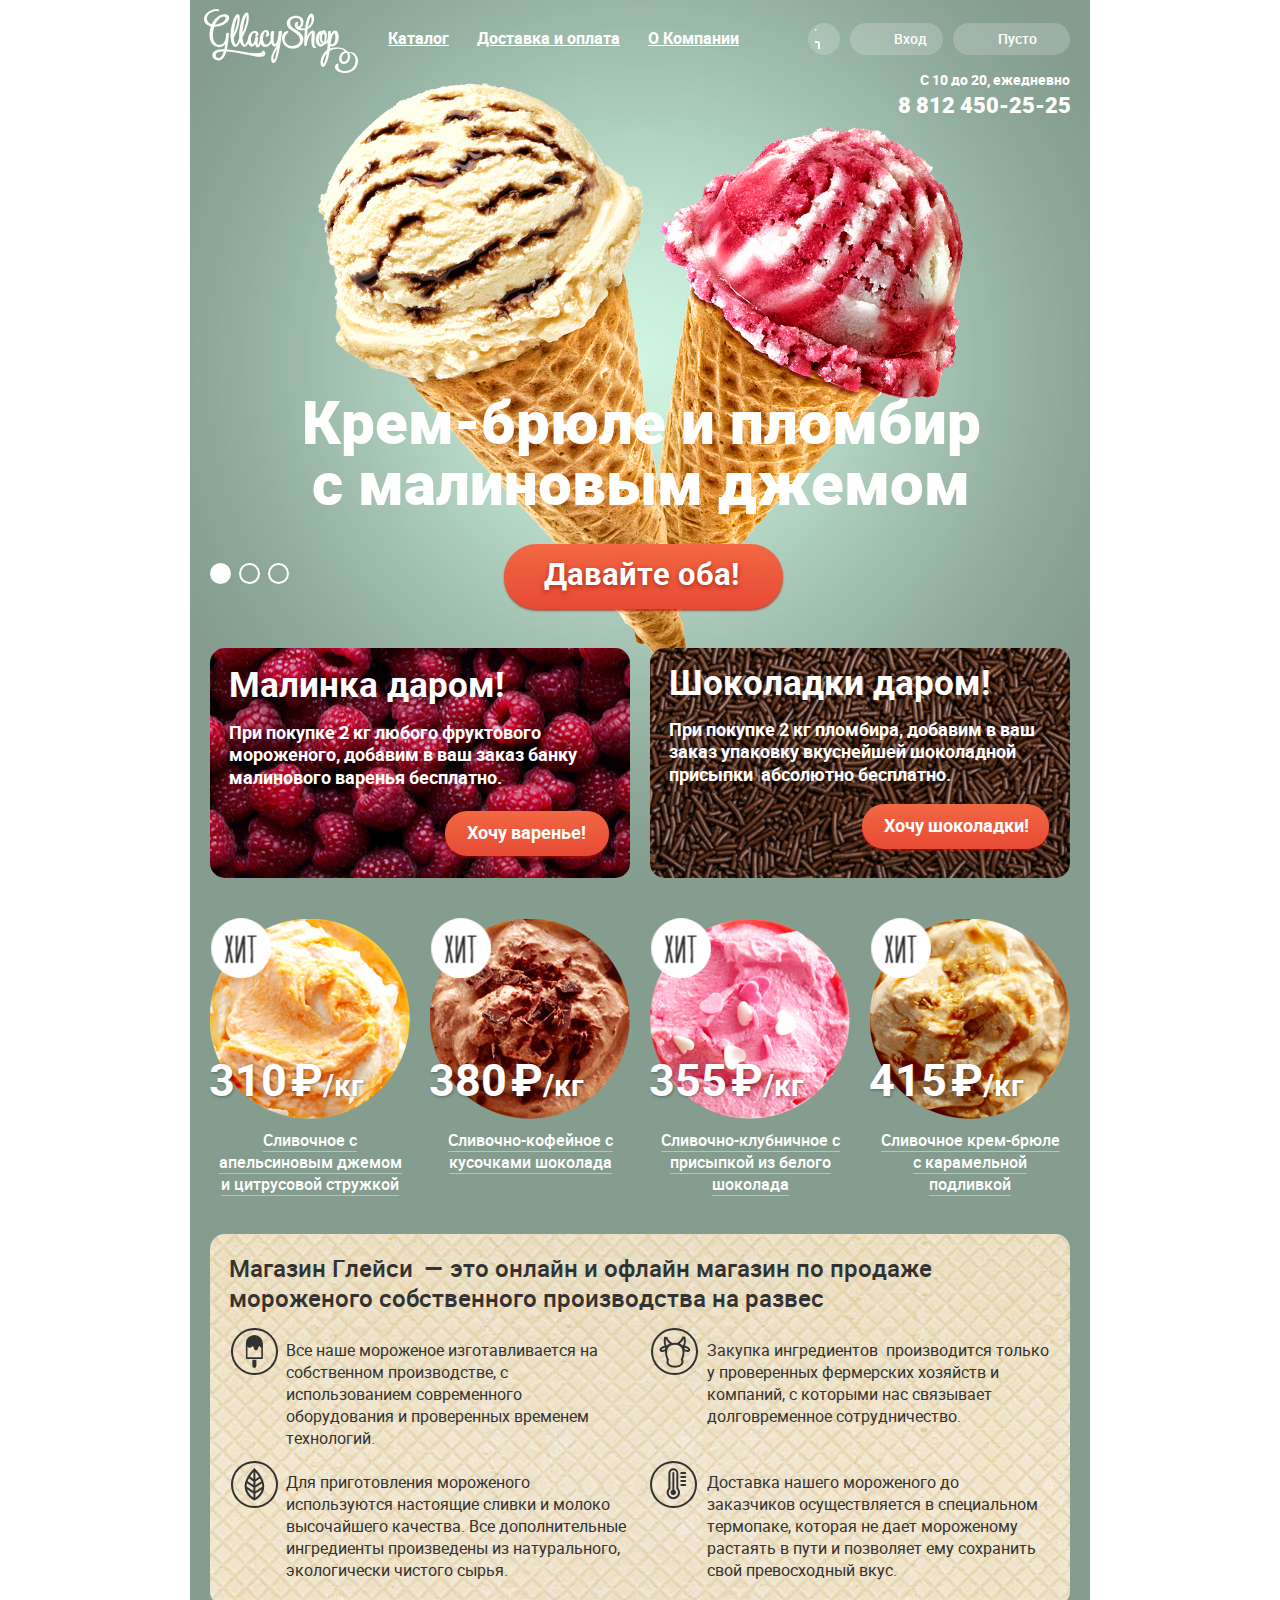
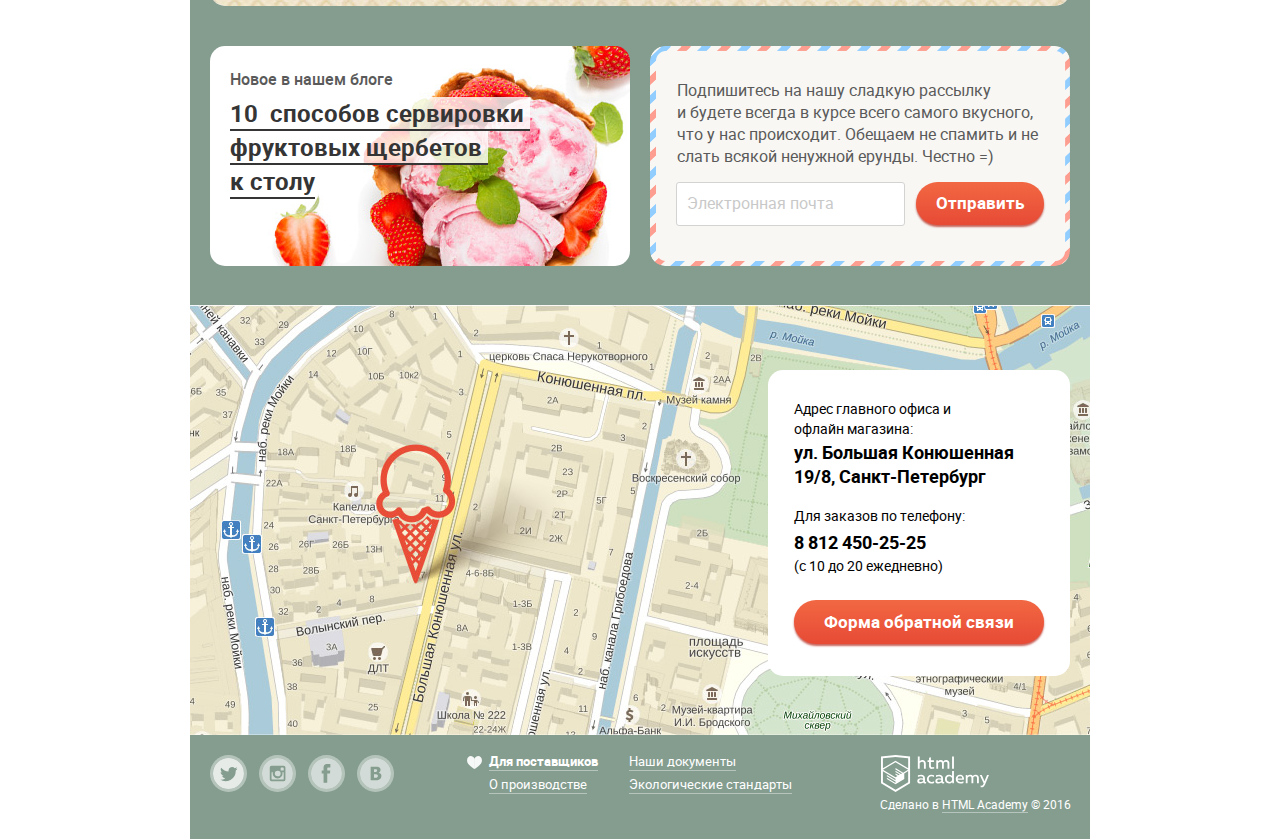
<file: index.html>
<!DOCTYPE html>
<html lang="ru">
  <head>
    <meta charset="utf-8">
    <title>HTML Academy: Глейси</title>
    <link rel="shortcut icon" href="img/favicon.ico">
    <link rel="stylesheet" href="css/normalize.css">
    <link rel="stylesheet" type="text/css" href="css/style.css">
  </head>
  <body>
  <div class="slider">
    <input type="radio" id="btn-1" name="toggle" checked>
    <input type="radio" id="btn-2" name="toggle">
    <input type="radio" id="btn-3" name="toggle">
    <div class="slider-controls">
        <label for="btn-1"></label>
        <label for="btn-2"></label>
        <label for="btn-3"></label>
    </div>

    <div class="container index">
      <header class="main-header clearfix">
        <div class="index-logo">
          <img src="img/index-logo.svg" width="154" height="64" alt="ГлейсиШоп">
        </div>
        <nav class="main-navigation">
            <ul>
              <li>
                <a class="navigation-catalog" href="#">Каталог</a>
                <div class="catalog-popup">
                  <ul>
                    <li><a href="#"><b>Новинки</b></a></li>
                    <li><a href="catalog.html">Сливочное</a></li>
                    <li><a href="#">Щербеты</a></li>
                    <li><a href="#">Фруктовый лед</a></li>
                    <li><a href="#">Мелорин</a></li>
                  </ul>
                </div>
              </li>
              <li>
                <a href="#">Доставка и оплата</a>
              </li>
              <li>
                <a href="#">О Компании</a>
              </li>
            </ul>
        </nav>
        <div class="user-block">
          <ul>
            <li>
              <a class="btn user-block-btn search" href="#">Поиск</a>
              <div class="search-popup popup">
                <form action="https://echo.htmlacademy.ru" class="login-form" method="get">
                  <input type="search" placeholder="Что ищем?">
                </form>
              </div>
            </li>
            <li>
              <a class="btn user-block-btn login" href="#">Вход</a>
              <div class="login-popup popup">
                <form action="https://echo.htmlacademy.ru" method="post">
                  <input type="text" name="email" placeholder="Электронная почта">
                  <input type="password" name="password" placeholder="Пароль">
                  <button class="btn" type="submit">Войти</button>
                  <div class="anchor-right">
                    <a href="#">Забыли пароль?</a>
                    <a href="#">Новая регистрация</a>
                  </div>
                </form>
              </div>
            </li>
            <li>
              <a class="btn user-block-btn chart chart-full" href="#">Пусто</a>
              <div class="popup chart-popup">
                <table>
                  <tr>
                    <td>
                      <button class="btn-delete" type="button" title="Удалить">Удалить</button>
                      <img src="img/chart-ice-1.png" alt="" width="33" height="33">
                    </td>
                    <td>Пломбир с апельсиновым джемом</td>
                    <td>1,5 кг <span> х 200 руб.</span></td>
                    <td>300 руб.</td>
                  </tr>
                  <tr>
                    <td>
                      <button class="btn-delete" type="button" title="Удалить">Удалить</button>
                      <img src="img/chart-ice-2.png" alt="" width="33" height="33">
                    </td>
                    <td>Клубничный пломбир с&nbsp;присыпкой из&nbsp;белого шоколада</td>
                    <td>1,5 кг <span> х 300 руб.</span></td>
                    <td>450 руб.</td>
                  </tr>
                </table>
                <p><b>Итого: 750 руб.</b></p>
                <a class="btn chart-btn" href="#">Оформить заказ</a>
              </div>
            </li>
          </ul>
        </div>
        <div class="header-contacts">
          C 10 до 20, ежедневно<br>
          <span>8 812 450-25-25</span>
        </div>
      </header>

      <main>
        <section class="slider-info">
          <!-- <img src="img/slider-1.png" width="900" height="881" alt="Крем-брюле"> -->
          <p class="description-1">Крем-брюле и пломбир<br>
          с малиновым джемом</p>
          <p class="description-2">Шоколадный пломбир<br>
          и лимонный сорбет</p>
          <p class="description-3">Пломбир с помадкой<br>
          и клубничный щербет</p>
          <a class="btn" href="#">Давайте оба!</a>
        </section>

        <section class="features clearfix">
          <div class="features-item">
            <h2>Малинка даром!</h2>
            <p>
              При покупке 2 кг любого фруктового мороженого, добавим в ваш заказ банку малинового варенья бесплатно.
            </p>
            <a class="btn" href="#">Хочу варенье!</a>
          </div>
          <div class="features-item">
            <h2>Шоколадки даром!</h2>
            <p>
              При покупке 2 кг пломбира, добавим в ваш заказ упаковку вкуснейшей шоколадной присыпки&nbsp; абсолютно бесплатно.
            </p>
            <a class="btn" href="#">Хочу шоколадки!</a>
          </div>
        </section>

        <section class="catalog">
          <div class="catalog-item">
            <img src="img/catalog-1.png" width="200" height="200" alt="">
            <p>310 &#8381;<span>/кг</span></p>
            <a href="#">Сливочное с<br>
            апельсиновым джемом<br>
            и цитрусовой стружкой</a>
            <div class="item-overlay">
              <a href="#" class="btn">Быстрый просмотр</a>
            </div>
          </div>
          <div class="catalog-item">
            <img src="img/catalog-2.png" width="200" height="200" alt="">   <!--  &#8381;  -->
            <p>380 &#8381;<span>/кг</span></p>
            <a href="#">Сливочно-кофейное с<br>
            кусочками шоколада</a>
            <div class="item-overlay">
              <a href="#" class="btn">Быстрый просмотр</a>
            </div>
          </div>
          <div class="catalog-item">
            <img src="img/catalog-3.png" width="200" height="200" alt="">
            <p>355 &#8381;<span>/кг</span></p>
            <a href="#">Сливочно-клубничное с<br>
            присыпкой из белого<br>
            шоколада</a>
            <div class="item-overlay">
              <a href="#" class="btn">Быстрый просмотр</a>
            </div>
          </div>
          <div class="catalog-item">
            <img src="img/catalog-4.png" width="200" height="200" alt="">
            <p>415 &#8381;<span>/кг</span></p>
            <a href="#">Сливочное крем-брюле<br>
            с карамельной<br>
            подливкой</a>
            <div class="item-overlay">
              <a href="#" class="btn">Быстрый просмотр</a>
            </div>
          </div>
        </section>

        <section class="about">
          <h2>Магазин Глейси&nbsp;&nbsp;&mdash; это онлайн и офлайн магазин по продаже мороженого собственного производства на развес</h2>
          <p>
            Все наше мороженое изготавливается на собственном производстве, с использованием современного оборудования и проверенных временем технологий.
          </p>
          <p>
            Закупка ингредиентов&nbsp; производится только у проверенных фермерских хозяйств и компаний, с которыми нас связывает долговременное сотрудничество.
          </p>
          <p>
            Для приготовления мороженого используются настоящие сливки и молоко высочайшего качества. Все дополнительные ингредиенты произведены из натурального, экологически чистого сырья.
          </p>
          <p>
            Доставка нашего мороженого до заказчиков&nbsp;осуществляется в специальном термопаке, которая не дает мороженому растаять в пути и позволяет ему сохранить свой превосходный вкус.
          </p>
        </section>

        <section class="features clearfix">
          <div class="features-item blog">
          <p>
            Новое в нашем блоге
          </p>
          <a href="#">10&nbsp; способов сервировки&nbsp; <br>фруктовых щербетов&nbsp; <br>к&nbsp;столу</a>
          </div>
          <div class="features-item subscribe">
            <p>
              Подпишитесь на нашу сладкую рассылку и&nbsp;будете всегда в курсе всего самого вкусного, что у нас происходит. Обещаем не спамить и не слать всякой ненужной ерунды. Честно =)
            </p>
            <form action="#" method="post">
              <input type="email" name="email" placeholder="Электронная почта">
              <button class="btn" type="submit">Отправить</button>
            </form>
          </div>
        </section>

        <section class="map">
          <img src="img/map-static.jpg" width="900" height="430" alt="местоположение">
          <div class="map-contacts">
            <p>
              Адрес главного офиса и<br>
              офлайн магазина: <br>
              <span>ул. Большая Конюшенная 19/8, Санкт-Петербург</span>
            </p>
            <p>
              Для заказов по телефону: <br>
              <span>8 812 450-25-25</span><br>
              <span>(с 10 до 20 ежедневно)</span>
            </p>
            <a class="btn" href="#">Форма обратной связи</a>
          </div>
        </section>
      </main>

      <footer class="main-footer clearfix">
        <section class="footer-social">
          <a class="social-btn social-btn-twit" href="#">Твитер</a>
          <a class="social-btn social-btn-inst" href="#">Инстаграм</a>
          <a class="social-btn social-btn-fb" href="#">Фейсбук</a>
          <a class="social-btn social-btn-vk" href="#">Вконтакте</a>
        </section>
        <section class="footer-nav clearfix">
          <div class="footer-nav-left">
            <ul>
              <li>
                <b><a href="#">Для поставщиков</a></b>
              </li>
              <li>
                <a href="#">О производстве</a>
              </li>
            </ul>
          </div>
          <div class="footer-nav-right">
            <ul>
              <li>
                <a href="#">Наши документы</a>
              </li>
              <li>
                <a href="#">Экологические стандарты</a>
              </li>
            </ul>
          </div>
        </section>
        <section class="footer-copyright">
          <div class="academy-logo">
            <img src="img/academy-logo.svg" width="108" height="38" alt="HTML Academy">
          </div>
          <p>
            Сделано в
            <a href="https://htmlacademy.ru">HTML Academy</a>
            &copy; 2016
          </p>
          </section>
      </footer>


    </div>
  </div>
  <div class="appointment-form-popup popup">
    <button class="btn-delete" type="button" title="Закрыть">Закрыть</button>
    <h2>Мы обязательно вам ответим!</h2>
    <form action="https://echo.htmlacademy.ru" method="post">
      <input type="text" name="name" placeholder="Как вас зовут?">
      <input type="text" name="email" placeholder="Ваша почта для ответа?">
      <textarea name="message" placeholder="Напишите что-нибудь..."></textarea>
      <button class="btn" type="submit">Отправить</button>
    </form>
  </div>
  <div class="popup-overlay"></div>

  <script src="js/popup.js"></script>
  </body>
</html>
</file>
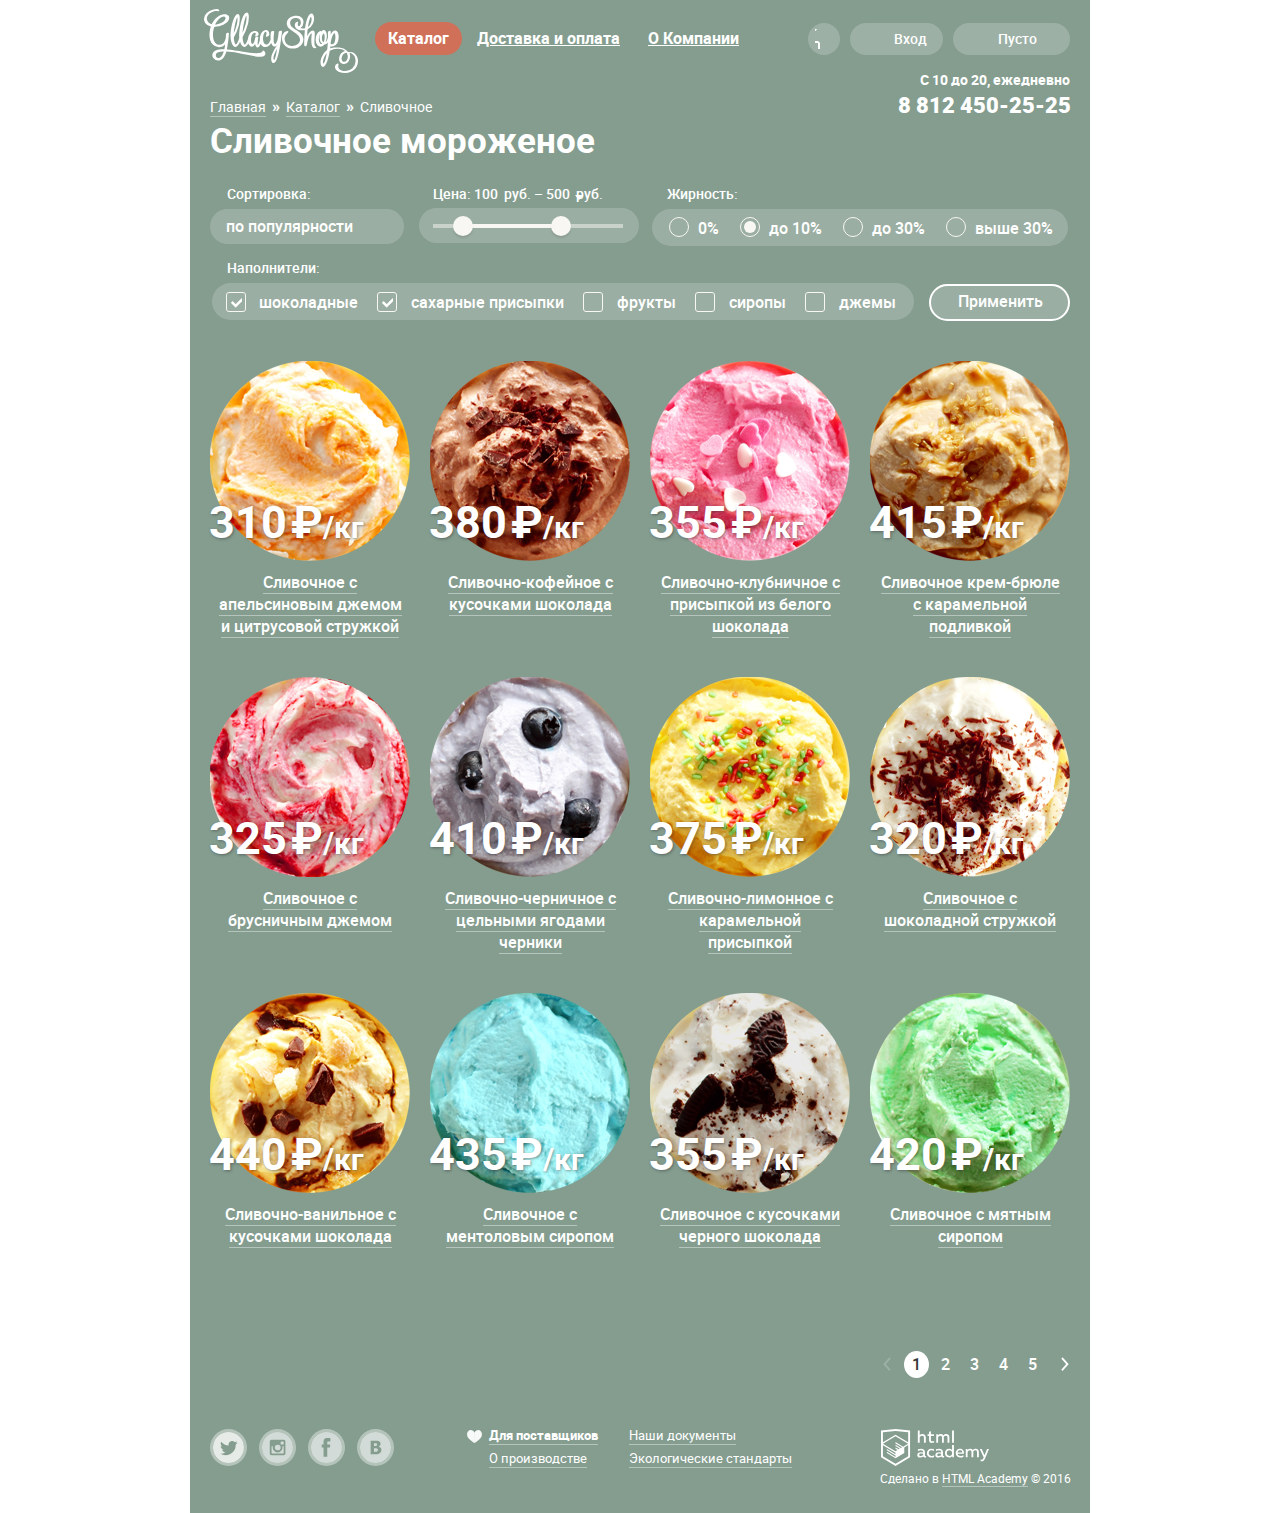
<file: catalog.html>
<!DOCTYPE html>
<html lang="ru">

<head>
  <meta charset="utf-8">
  <title>Глейси - каталог</title>
  <link rel="shortcut icon" href="img/favicon.ico">
  <link rel="stylesheet" href="css/normalize.css">
  <link rel="stylesheet" type="text/css" href="css/style.css">
</head>

<body>
  <div class="container">
    <header class="main-header clearfix">
      <div class="index-logo">
        <a href="index.html"><img src="img/index-logo.svg" width="154" height="64" alt="ГлейсиШоп"></a>
      </div>
      <nav class="main-navigation">
        <ul>
          <li>
            <a class="navigation-catalog active" href="#">Каталог</a>
            <div class="catalog-popup">
              <ul>
                <li><a href="#"><b>Новинки</b></a></li>
                <li><span class="active">Сливочное</span></li>
                <li><a href="#">Щербеты</a></li>
                <li><a href="#">Фруктовый лед</a></li>
                <li><a href="#">Мелорин</a></li>
              </ul>
            </div>
          </li>
          <li>
            <a href="#">Доставка и оплата</a>
          </li>
          <li>
            <a href="#">О Компании</a>
          </li>
        </ul>
      </nav>
      <div class="user-block">
        <ul>
          <li>
            <a class="btn user-block-btn search" href="#">Поиск</a>
            <div class="search-popup popup">
              <form action="https://echo.htmlacademy.ru" class="login-form" method="get">
                <input type="search" placeholder="Что ищем?">
              </form>
            </div>
          </li>
          <li>
            <a class="btn user-block-btn login" href="#">Вход</a>
            <div class="login-popup popup">
              <form action="https://echo.htmlacademy.ru" method="post">
                <input type="text" name="email" placeholder="Электронная почта">
                <input type="password" name="password" placeholder="Пароль">
                <button class="btn" type="submit">Войти</button>
                <div class="anchor-right">
                  <a href="#">Забыли пароль?</a>
                  <a href="#">Новая регистрация</a>
                </div>
              </form>
            </div>
          </li>
          <li>
            <a class="btn user-block-btn chart chart-full" href="#">Пусто</a>
            <div class="popup chart-popup">
              <table>
                <tr>
                  <td>
                    <button class="btn-delete" type="button" title="Удалить">Удалить</button>
                    <img src="img/chart-ice-1.png" alt="" width="33" height="33">
                  </td>
                  <td>Пломбир с апельсиновым джемом</td>
                  <td>1,5 кг <span> х 200 руб.</span></td>
                  <td>300 руб.</td>
                </tr>
                <tr>
                  <td>
                    <button class="btn-delete" type="button" title="Удалить">Удалить</button>
                    <img src="img/chart-ice-2.png" alt="" width="33" height="33">
                  </td>
                  <td>Клубничный пломбир с&nbsp;присыпкой из&nbsp;белого шоколада</td>
                  <td>1,5 кг <span> х 300 руб.</span></td>
                  <td>450 руб.</td>
                </tr>
              </table>
              <p><b>Итого: 750 руб.</b></p>
              <a class="btn chart-btn" href="#">Оформить заказ</a>
            </div>
          </li>
        </ul>
      </div>
      <div class="header-contacts">
        C 10 до 20, ежедневно<br>
        <span>8 812 450-25-25</span>
      </div>
    </header>

    <main class="clearfix">
      <div class="inner-page-title">
        <ul class="breadcrumbs">
          <li>
            <a href="index.html">Главная</a>
          </li>
          <li>
            <a href="index.html">Каталог</a>
          </li>
          <li class="current">Сливочное</li>
        </ul>
        <h1>Сливочное мороженое</h1>
      </div>

      <section class="filter">
        <form>
          <fieldset>
            <h2><label for="sort">Сортировка:</label></h2>
            <select name="sort" id="sort">
              <option>по популярности</option>
              <option>сначала недорогие</option>
              <option>сначала дорогие</option>
              <option>по жирности</option>
            </select>
            <span class="select-wrapper"></span>
          </fieldset>

          <fieldset class="price">
            <h2>Цена: </h2>
            <label><input type="text" name="min-price" value="100">руб. &ndash;</label>
            <label><input type="text" name="max-price" value="500">руб.</label>
            <div class="price-range">
              <div class="line"><span></span></div>
            </div>
          </fieldset>

          <fieldset>
            <h2>Жирность:</h2>
            <div class="fatness-radios box-container">
              <label class="checkbox-fatness"><input type="radio" name="fat-content" value="1">
                <span class="checkbox-indicator">
                </span>0%</label>
              <label class="checkbox-fatness"><input type="radio" name="fat-content" value="2" checked><span class="checkbox-indicator">
                </span>до 10%</label>
              <label class="checkbox-fatness"><input type="radio" name="fat-content" value="3"><span class="checkbox-indicator">
                </span>до 30%</label>
              <label class="checkbox-fatness"><input type="radio" name="fat-content" value="4"><span class="checkbox-indicator">
                </span>выше 30%</label>
            </div>
          </fieldset>

          <fieldset>
            <h2>Наполнители:</h2>
            <div class="box-container fillers">
              <label><input type="checkbox" name="chococolate" checked><span class="checkbox-indicator first">
                </span>шоколадные </label>
              <label><input type="checkbox" name="shugar" checked><span class="checkbox-indicator">
                </span>сахарные присыпки</label>
              <label><input type="checkbox" name="fruit"><span class="checkbox-indicator">
                </span>фрукты </label>
              <label><input type="checkbox" name="syrup"><span class="checkbox-indicator">
                </span>сиропы </label>
              <label><input type="checkbox" name="jam"><span class="checkbox-indicator">
                </span>джемы</label>
            </div>
          </fieldset>

          <a href="#" class="btn filter-btn">Применить</a>
        </form>
      </section>

      <section class="catalog">
        <div class="catalog-item">
          <img src="img/catalog-1.png" width="200" height="200" alt="">
          <p>310 &#8381;<span>/кг</span></p>
          <a href="#">Сливочное с<br>
            апельсиновым джемом<br>
            и цитрусовой стружкой</a>
          <div class="item-overlay">
            <a href="#" class="btn">Быстрый просмотр</a>
          </div>
        </div>
        <div class="catalog-item">
          <img src="img/catalog-2.png" width="200" height="200" alt="">
          <p>380 &#8381;<span>/кг</span></p>
          <a href="#">Сливочно-кофейное с<br>
            кусочками шоколада</a>
          <div class="item-overlay">
            <a href="#" class="btn">Быстрый просмотр</a>
          </div>
        </div>
        <div class="catalog-item">
          <img src="img/catalog-3.png" width="200" height="200" alt="">
          <p>355 &#8381;<span>/кг</span></p>
          <a href="#">Сливочно-клубничное с<br>
            присыпкой из белого<br>
            шоколада</a>
          <div class="item-overlay">
            <a href="#" class="btn">Быстрый просмотр</a>
          </div>
        </div>
        <div class="catalog-item">
          <img src="img/catalog-4.png" width="200" height="200" alt="">
          <p>415 &#8381;<span>/кг</span></p>
          <a href="#">Сливочное крем-брюле<br>
            с карамельной<br>
            подливкой</a>
          <div class="item-overlay">
            <a href="#" class="btn">Быстрый просмотр</a>
          </div>
        </div>
        <div class="catalog-item">
          <img src="img/catalog-5.png" width="200" height="200" alt="">
          <p>325 &#8381;<span>/кг</span></p>
          <a href="#">Сливочное с<br>
          брусничным джемом</a>
          <div class="item-overlay">
            <a href="#" class="btn">Быстрый просмотр</a>
          </div>
        </div>
        <div class="catalog-item">
          <img src="img/catalog-6.png" width="200" height="200" alt="">
          <p>410 &#8381;<span>/кг</span></p>
          <a href="#">Сливочно-черничное с цельными ягодами черники</a>
          <div class="item-overlay">
            <a href="#" class="btn">Быстрый просмотр</a>
          </div>
        </div>
        <div class="catalog-item">
          <img src="img/catalog-7.png" width="200" height="200" alt="">
          <p>375 &#8381;<span>/кг</span></p>
          <a href="#">Сливочно-лимонное с карамельной<br>
          присыпкой</a>
          <div class="item-overlay">
            <a href="#" class="btn">Быстрый просмотр</a>
          </div>
        </div>
        <div class="catalog-item">
          <img src="img/catalog-8.png" width="200" height="200" alt="">
          <p>320 &#8381;<span>/кг</span></p>
          <a href="#">Сливочное с<br>
          шоколадной стружкой</a>
          <div class="item-overlay">
            <a href="#" class="btn">Быстрый просмотр</a>
          </div>
        </div>
        <div class="catalog-item">
          <img src="img/catalog-9.png" width="200" height="200" alt="">
          <p>440 &#8381;<span>/кг</span></p>
          <a href="#">Сливочно-ванильное с кусочками шоколада</a>
          <div class="item-overlay">
            <a href="#" class="btn">Быстрый просмотр</a>
          </div>
        </div>
        <div class="catalog-item">
          <img src="img/catalog-10.png" width="200" height="200" alt="">
          <p>435 &#8381;<span>/кг</span></p>
          <a href="#">Сливочноe с<br>
          ментоловым сиропом</a>
          <div class="item-overlay">
            <a href="#" class="btn">Быстрый просмотр</a>
          </div>
        </div>
        <div class="catalog-item">
          <img src="img/catalog-11.png" width="200" height="200" alt="">
          <p>355 &#8381;<span>/кг</span></p>
          <a href="#">Сливочное с кусочками черного шоколада</a>
          <div class="item-overlay">
            <a href="#" class="btn">Быстрый просмотр</a>
          </div>
        </div>
        <div class="catalog-item">
          <img src="img/catalog-12.png" width="200" height="200" alt="">
          <p>420 &#8381;<span>/кг</span></p>
          <a href="#">Сливочное с мятным сиропом</a>
          <div class="item-overlay">
            <a href="#" class="btn">Быстрый просмотр</a>
          </div>
        </div>
      </section>

      <div class="pagination">
        <ul>
          <li>
            <span class="prev" href="#">prev</span>
          </li>
          <li>
            <span class="btn-pagination active">1</span>
          </li>
          <li>
            <a class="btn-pagination" href="#">2</a>
          </li>
          <li>
            <a class="btn-pagination" href="#">3</a>
          </li>
          <li>
            <a class="btn-pagination" href="#">4</a>
          </li>
          <li>
            <a class="btn-pagination" href="#">5</a>
          </li>
          <li>
            <a class="next" href="#">next</a>
          </li>
        </ul>
      </div>
    </main>

    <footer class="main-footer clearfix">
      <section class="footer-social">
        <a class="social-btn social-btn-twit" href="#">Твитер</a>
        <a class="social-btn social-btn-inst" href="#">Инстаграм</a>
        <a class="social-btn social-btn-fb" href="#">Фейсбук</a>
        <a class="social-btn social-btn-vk" href="#">Вконтакте</a>
      </section>
      <section class="footer-nav clearfix">
        <div class="footer-nav-left">
          <ul>
            <li>
              <b><a href="#">Для поставщиков</a></b>
            </li>
            <li>
              <a href="#">О производстве</a>
            </li>
          </ul>
        </div>
        <div class="footer-nav-right">
          <ul>
            <li>
              <a href="#">Наши документы</a>
            </li>
            <li>
              <a href="#">Экологические стандарты</a>
            </li>
          </ul>
        </div>
      </section>
      <section class="footer-copyright">
        <div class="academy-logo">
          <img src="img/academy-logo.svg" width="108" height="38" alt="HTML Academy">
        </div>
        <p>
          Сделано в
          <a href="https://htmlacademy.ru">HTML Academy</a> &copy; 2016
        </p>
      </section>
    </footer>
  </div>

  <script>
    var navigationCatalogBtn = document.querySelector('.navigation-catalog');
    var catalogPopup = document.querySelector('.catalog-popup');
    var chart = document.querySelector('.chart');

    navigationCatalogBtn.addEventListener('click', function(event) {
      event.preventDefault();
      catalogPopup.classList.toggle('popup-show');
    });

    document.addEventListener('click', function(event) {
      if (event.target != navigationCatalogBtn && catalogPopup.classList.contains('popup-show')  && !event.target.closest('.popup-show')) {
        catalogPopup.classList.remove('popup-show');
      }
    });

    chart.addEventListener('mouseover', function(event) {
      chart.innerHTML = '2 товара';
      chart.style.paddingRight = '15px';
    });

    chart.addEventListener('mouseout', function(event) {
      chart.innerHTML = 'Пусто';
      chart.style.paddingRight = '33px';
    });
  </script>
</body>

</html>
</file>
<file: css/style.css>
@font-face {
    font-family: 'robotoblack';
    src: url('../fonts/roboto-black-webfont.woff2') format('woff2'),
         url('../fonts/roboto-black-webfont.woff') format('woff');
    font-weight: normal;
    font-style: normal;

}

@font-face {
    font-family: 'robotobold';
    src: url('../fonts/roboto-bold-webfont.woff2') format('woff2'),
         url('../fonts/roboto-bold-webfont.woff') format('woff');
    font-weight: normal;
    font-style: normal;

}

@font-face {
    font-family: 'robotomedium';
    src: url('../fonts/roboto-medium-webfont.woff2') format('woff2'),
         url('../fonts/roboto-medium-webfont.woff') format('woff');
    font-weight: normal;
    font-style: normal;

}

@font-face {
    font-family: 'robotoregular';
    src: url('../fonts/roboto-regular-webfont.woff2') format('woff2'),
         url('../fonts/roboto-regular-webfont.woff') format('woff');
    font-weight: normal;
    font-style: normal;

}




html,
body {
  min-width: 900px;

  font-size: 16px;
  line-height: 1.3;
  font-family: "robotobold", "Arial", sans-serif;
  font-kerning: none;

  color: #ffffff;
}

img {
  max-width: 100%;
  height: auto;
  /* border: 1px solid black; для ориентира, потом удалить*/
}

.clearfix::after {
  content: "";
  display: table;
  clear: both;
}

.btn {
  display: inline-block;
  padding: 10px 22px;

  font-family: "robotobold", "Arial", sans-serif;
  font-size: 18px;
  line-height: 1.3;
  vertical-align: top;
  text-align: center;
  text-decoration: none;

  color: #ffffff;

  background-color: #f06742;
  background-image: -webkit-linear-gradient(bottom, #e74a35, #f26843);
  background-image: linear-gradient(to top, #e74a35, #f26843);

  border: none;
  border-radius: 22px;
  outline: none;

  box-shadow: 0 2px 2px rgba(172, 16, 0, 0.64);
  cursor: pointer;
}

.btn:hover {
  background-image: -webkit-linear-gradient(bottom, #ec6f5e, #f58669);
  background-image: linear-gradient(to top, #ec6f5e, #f58669);

  box-shadow: 0 2px 2px #ac1000;
}

.btn:active {
  background-image: -webkit-linear-gradient(bottom, #e1613e, #d74632);
  background-image: linear-gradient(to top, #e1613e, #d74632);

  box-shadow: inset 0 2px 2px #942718;
}

input::-webkit-input-placeholder {
  font-family: "robotoregular", "Arial", sans-serif;
  color: #9b9b9b;
}
input::-moz-placeholder {
  font-family: "robotoregular", "Arial", sans-serif;
  color: #9b9b9b;
}
input:-ms-input-placeholder {
  font-family: "robotoregular", "Arial", sans-serif;
  color: #9b9b9b;
}
input::placeholder {
  font-family: "robotoregular", "Arial", sans-serif;
  color: #9b9b9b;
}

input:not([type='radio']) {
  outline: none;
  border: 1px solid rgba(178, 178, 178, 0.52);
}

input:not([type='radio']):hover {
  border: 2px solid rgba(154, 154, 154, 0.52);
}


input:not([type='radio']):focus {
  border: 2px solid rgba(46, 136, 228, 0.52);
}


.container {
  width: 860px;
  margin: 0 auto;
  padding: 0 20px;

  background-color: #849d8f;
  /*border: 1px solid black; для ориентира, потом удалить*/
}

.container.index {
  background: #849d8f url("../img/slider-1.png") no-repeat 50% 0%;
}

.slider {
  position: relative;
  width: 900px;
  margin: 0 auto;
  /*border: 1px solid red; для ориентира, потом удалить*/
}

.slider input[type=radio] {
    display: none;
}

.slider-controls {
    position: absolute;
    width: 100px;
    left: 20px;
    top: 563px;
    z-index: 10;

    font-size: 0;
    text-align: left;
}

.slider-controls label {
    display: inline-block;
    width: 17px;
    height: 17px;
    margin-left: 8px;

    vertical-align: top;

    border: 2px solid white;
    border-radius: 50%;

    cursor: pointer;
}

.slider-controls label:first-child {
  margin-left: 0;
}

.slider-controls label:hover {
  background-color: rgba(248, 247, 244, 0.4);
}

/*.slider-controls label:active {
  background-color: #ffffff;
}*/

#btn-1:checked ~ .slider-controls label[for="btn-1"],
#btn-2:checked ~ .slider-controls label[for="btn-2"],
#btn-3:checked ~ .slider-controls label[for="btn-3"] {
    background-color: #ffffff;
}

#btn-1:checked ~ .container.index {
  background: #849d8f url("../img/slider-1.png") no-repeat 50% 0%;
}

#btn-1:checked ~ .container.index .slider-info .description-2,
#btn-1:checked ~ .container.index .slider-info .description-3 {
  display: none;
}

#btn-2:checked ~ .container.index {
  background: #8996a6 url("../img/slider-2.png") no-repeat 50% 0%;
}

#btn-2:checked ~ .container.index .slider-info .description-1,
#btn-2:checked ~ .container.index .slider-info .description-3 {
  display: none;
}

#btn-3:checked ~ .container.index {
  background: #9d8b84 url("../img/slider-3.png") no-repeat 50% 0%;
}

#btn-3:checked ~ .container.index .slider-info .description-1,
#btn-3:checked ~ .container.index .slider-info .description-2 {
  display: none;
}

.index-logo {
  float: left;
  margin-top: 9px;
  margin-left: -6px;
  width: 154px;
  height: 64px;
}

.main-navigation {
  float: left;
  width: 400px;
  margin-left: 15px;
}

.main-navigation ul {
  margin: 0;
  padding: 0;

  font-size: 0;
  list-style: none;
}

.main-navigation li {
  position: relative;

  display: inline-block;

  vertical-align: top;
}

.main-navigation a {
  display: block;
  margin-left: 2px;
  margin-top: 22px;
  padding: 6px 13px;

  font-size: 16px;
  text-decoration: underline;

  color: #ffffff;
  border-radius: 22px;
  /*border-bottom: 1px solid rgba(255, 255, 255, 0.4); продумать, как сделать подчеркивание*/
}

.main-navigation a:hover {
  text-decoration: none;
  color: #333333;

  background-color: #f7f6f3;
}

.main-navigation a:active {
  background-color: #ededed;
  box-shadow: inset 0 2px 2px #696969;
}

.main-navigation .active {
  text-decoration: none;
  color: #ffffff;
  background-color: #d07058;
}

.main-navigation .navigation-catalog:hover + .catalog-popup {
  display: block;
}

.catalog-popup {
  position: absolute;
  top: 60px;
  left: -6px;
  z-index: 30;

  display: none;
  width: 143px;
  overflow: hidden;
  padding-right: 0;


  background: #f8f7f4;
  border-radius: 5px;
  box-shadow: 0 20px 20px rgba(0, 0, 0, 0.4);
}

.catalog-popup ul {
  margin: 0;
  padding: 0;

  list-style: none;
}

.catalog-popup li {
  display: block;

}

 .catalog-popup a,
 .catalog-popup span {
  display: block;
  margin: 0;
  padding-top: 7px;
  padding-left: 20px;
  padding-bottom: 7px;


  font-size: 14px;
  font-family: "robotoregular", "Arial", sans-serif;
  text-decoration: none;

  color: #343434;
  border-radius: 0;
}

 .catalog-popup a:hover {
  background: #fbded7;
 }

  .catalog-popup a:active {
  background: #f6b5a5;
  box-shadow: none;
 }

.catalog-popup li:first-child a{
  padding-top: 9px;
  padding-bottom: 12px;
}

.catalog-popup li:last-child a{
  padding-bottom: 10px;
}


.catalog-popup li:first-child a:after {
  content: '';
  position: relative;
  top: 11px;
  left: -14px;

  display: block;
  width: 128px;

  border-bottom: 1px solid rgba(52, 52, 52, 0.2);
}

.user-block {
  float: right;
  max-width: 270px;
  margin-top: 23px;

  font-size: 0;
}

.user-block ul {
  margin: 0;
  padding: 0;

  font-size: 0;
  list-style: none;
}

.user-block li{
  position: relative;

  display: inline-block;

  vertical-align: top;
}

.user-block-btn {
  position: relative;
  margin-left: 10px;
  padding: 7px 0;

  /*font-weight: 500;*/
  font-size: 14px;
  line-height: 18px;
  font-family: "robotomedium", "Arial", sans-serif;

  background-color: rgba(255, 255, 255, 0.2);
  background-image: none;

  box-shadow: none;
}

.user-block-btn:hover,
.user-block-btn:active {
  color: #343434;
  background-color: #f8f7f4;
  background-image: none;

  box-shadow: none;
}

.user-block-btn::before {
  content: "";
  position: absolute;
  top: 6px;
  left: 16px;

  width: 20px;
  height: 20px;

  background: url("../img/sprite.png") no-repeat;
  background-position: -20px -20px;
}

.user-block .search {
  box-sizing: border-box;
  width: 32px;
  height: 32px;
  margin-left: 0;
  padding: 0;

  font-size: 0;

  border-radius: 50%;
}

.user-block .search::before {
  left: 7px;
}

.user-block .search:hover::before {
  background-position: -20px -77px;
}

.user-block .search:hover + .search-popup {
  display: block;
}

.popup {
  position: absolute;
  top: 36px;
  right: 0;
  z-index: 30;

  display: none;
  padding: 15px;

  background: #f8f7f4;
  border-radius: 5px;
  box-shadow: 0 20px 20px rgba(0, 0, 0, 0.4);
}

.popup input{
  padding: 10px;

  font-size: 14px;
  font-family: "robotoregular", "Arial", sans-serif;
  text-decoration: none;

  border: 1px solid #d3d3d2;
  border-radius: 5px;
}

.search-popup input{
  width: 310px;
}

.user-block .login {
  padding-right: 16px;
  padding-left: 44px;
}

.user-block .login::before {
  background-position: -20px -134px;
}

.user-block .login:hover::before {
  background-position: -20px -193px;
}

.login-popup {
  padding-top: 20px;
  padding-bottom: 15px;
}

.login-popup input{
  width: 215px;
  margin-bottom: 10px;
  padding-left: 15px;
  padding-bottom: 9px;
}

.login-popup .btn{
  margin-top: 5px;
  margin-left: 2px;
  margin-right: 18px;
  padding: 7px 29px;

  font-size: 15px;
  font-family: "robotobold", "Arial", sans-serif;
}

.login-popup .anchor-right {
  display: inline-block;
}

.login-popup a {
  display: block;
  padding-top: 5px;

  font-size: 13px;
  font-family: "robotoregular", "Arial", sans-serif;

  color: #333333;
}

.user-block .login:hover + .login-popup {
  display: block;
}

.user-block .chart {
  padding-right: 33px;
  padding-left: 45px;
}

.user-block .chart::before {
  background-position: -20px -252px;
}

.user-block .chart:hover::before {
  background-position: -20px -372px;
}

.user-block .chart-full:hover::before {
  background-position: -20px -312px;
}

.user-block .chart:hover + .chart-popup {
  display: block;
}

.chart-popup {
  width: 510px;
  padding-top: 20px;
}

.chart-popup table{
  width: 493px;

  border-collapse: collapse;
  /*border: 1px solid black;*/
}

.chart-popup td {
  position: relative;

  padding-top: 15px;
  padding-left: 15px;


  vertical-align: top;
  font-size: 13px;
  font-family: "robotoregular", "Arial", sans-serif;
  color: #333333;
  /*border: 1px solid black;*/
}

.chart-popup span {
  color: #808080;
}

.chart-popup td:first-child {
  width: 42px;
}

.chart-popup img {
  position: relative;
  top: -9px;
  right: -12px;
}

.chart-popup td:nth-child(2) {
  width: 230px;
}

.chart-popup td:last-child {
  text-align: right;
}

.btn-delete {
  position: absolute;
  top: 22px;
  right: 36px;

  width: 22px;
  height: 22px;

  font-size: 0;

  background-color: transparent;
  border: 0;
  outline: 0;
  cursor: pointer;
}

.btn-delete::before,
.btn-delete::after {
  content: "";
  position: absolute;
  top: 0px;
  left: 0px;

  width: 14px;
  height: 1px;
  background-color: #3e3e3e;
  border-radius: 1px;
}

.btn-delete::before {
  transform: rotate(45deg);
}

.btn-delete::after {
  transform: rotate(-45deg);
}

.chart-popup p {
  position: relative;

  display: block;
  float: right;
  margin-top: 26px;
  margin-right: 10px;
  margin-bottom: 15px;

  font-size: 15px;
  color: #333333;
}

.chart-popup p::before {
  content: "";
  position: absolute;
  top: -14px;
  right: -10px;

  width: 510px;
  height: 1px;

  background-color: #cacac7;
}

.chart-popup .btn {
  float: right;
  clear: both;
  padding: 7px 20px 9px 22px;
  margin-bottom: 5px;

  font-size: 15px;
}

.header-contacts {
  float: right;
  clear: both;
  width: 200px;
  margin-top: -3px;
  margin-right: 0px;

  font-size: 14px;
  line-height: 1.4;
  text-align: right;
}

.header-contacts span {
  margin-right: -1px;

  font-size: 22px;
  font-family: "robotoblack", "Arial", sans-serif;
}

.slider-info {
  margin-top: 271px;
  margin-left: 2px;

  text-align: center;
}

.slider-info p {
  display: block;
  margin: 0;
  padding: 0;

  font-size: 60px;
  line-height: 60.35px;
  font-family: "robotoblack", "Arial", sans-serif;
}

.slider-info .btn {
  margin-top: 32px;
  margin-bottom: 39px;
  margin-left: 4px;
  padding: 0px 40px 6px;
  padding-right: 44px;

  font-size: 31.48px;
  line-height: 59px;
  text-shadow: 0px 2px 5px rgba(160, 32, 11, 0.76);

  border-radius: 40px;
}

.features-item {
  float: left;
  box-sizing: border-box;
  width: 420px;
  min-height: 230px;
  margin-bottom: 41px;
  padding: 20px;
  padding-top: 13px;
  padding-right: 21px;
  padding-left: 19px;

  background: #b21c36 url("../img/raspberry.png");
  background-position: 35% 52%;
  border-radius: 15px;
}

.features-item:last-child {
  float: right;
  padding-top: 10px;

  background: #4a3024 url("../img/choco.png");
  background-position: 69.5% 47%;
}

.features-item h2 {
  margin: 0;

  font-size: 35px;
}

.features-item:nth-child(2) h2 {
  margin-top: 1px;
}

.features-item p {
  margin: 14px 0 23px;

  font-size: 18px;
  line-height: 1.25;
}

.features-item:nth-child(2) p {
  margin-top: 13px;
  margin-bottom: 19px;
}

.features-item:nth-child(2) .btn {
  padding-right: 20px;
}


.features-item .btn {
  float: right;
  padding-right: 23px;
  padding-bottom: 12px;
}

.catalog {
  font-size: 0;
}

.catalog-item {
  position: relative;

  display: inline-block;
  width: 200px;
  margin-right: 20px;
  margin-bottom: 40px;

  font-size: 16px;
  line-height: 22px;
  vertical-align: top;
  text-align: center;
  font-family: "robotomedium", "Arial", sans-serif;

  color: #ffffff;
}

.index .catalog-item::before {/*добавить картинке тень через фильтр!!! */
  content: "";
  position: absolute;
  left: 1px;
  top: -1px;

  width: 60px;
  height: 60px;

  background: url("../img/popular.png") no-repeat 50% 0%;
}

.catalog-item p {
  position: absolute;
  left: -1px;
  top: 131px;

  margin: 0;
  padding: 0;

  font-size: 45px;
  line-height: 1.3;
  font-family: "robotobold", "Arial", sans-serif;
  word-spacing: -7px;

  text-shadow: 1px 1px 3px rgba(49, 50, 53, 0.5);
}

.catalog-item span {
  font-size: 30px;
}

.catalog-item img {
  margin: 0;
  margin-bottom: 5px;
}

.catalog-item a{
  color: #ffffff;
  text-decoration: none;

  border-bottom: 1px solid rgba(255, 255, 255, 0.4);
}

.catalog-item:nth-child(4n) {
  margin-right: 0;
}

.item-overlay {
  position: absolute;
  top: -10px;
  left: -10px;
  z-index: 30;

  display: none;
  width: 220px;
  height: 365px;

  background-color: rgba(255, 255, 255, 0.3);
  border-radius: 5px;
}

.item-overlay .btn {
  position: relative;
  top: 307px;
  left: 3px;

  padding: 8px 27px;

  font-size: 15px;

  border: none;
}

.catalog-item:hover .item-overlay {
  display: block;
}

.about {
  margin-top: -1px;
  margin-bottom: 40px;
  padding: 19px 21px 25px 19px;
  padding-right: 17px;

  font-size: 0;

  color: #323232;
  background: url("../img/pattern-2.jpg");
  border-radius: 15px;
}

.about h2 {
  margin: 0;

  font-size: 24px;
  line-height: 30px;
  font-weight: 500;
  font-family: "robotomedium", "Arial", sans-serif;
}

.about p {
  position: relative;

  display: inline-block;
  width: 345px;
  margin:0;
  margin-top: 26px;
  margin-left: 57px;

  font-size: 16px;
  line-height: 22px;
  vertical-align: top;
  font-family: "robotoregular", "Arial", sans-serif;
}


.about p::before {
  content: "";
  position: absolute;
  top: -11px;
  left: -55px;

  width: 48px;
  height: 48px;

  background: url("../img/about-icecream.svg") no-repeat;
}

.about p:nth-of-type(2)::before {
  left: -56px;

  background-image: url("../img/about-cow.svg");
}

.about p:nth-of-type(3)::before {
  top: -10px;

  background-image: url("../img/about-leave.svg");
}

.about p:nth-of-type(4)::before {
  top: -10px;
  left: -57px;

  background-image: url("../img/about-degree.svg");
}

.about p:nth-of-type(n+3) {
  margin-top: 22px;
}

.about p:nth-of-type(2n) {
  margin-left: 76px;
}

.blog {
  min-height: 220px;
  margin-bottom: 39px;
  padding: 23px 20px;

  background: #ffffff url("../img/blog.jpg") no-repeat 57px -42px;
}

.blog p{
  margin: 0;
  margin-bottom: 7px;

  font-size: 16px;
  font-family: "robotomedium", "Arial", sans-serif;

  color: #5a5a5a;
}

.blog a{
  margin: 0;

  font-size: 24px;
  line-height: 34px;
  font-family: "robotobold", "Arial", sans-serif;
  text-decoration: none;

  color: #353535;
  background: rgba(255, 255, 255, 0.8);
  background-clip: content-box;
  border-bottom: 2px solid #353535;
}

.features-item.subscribe {
  min-height: 220px;
  margin-bottom: 39px;
  padding: 33px 28px;

  background: url("../img/post-pattern.png") no-repeat;
  background-size: 100% 100%;
}

.features-item.subscribe p {
  margin: 0;
  margin-bottom: 15px;
  margin-left: -1px;

  font-size: 16px;
  line-height: 22px;
  font-family: "robotoregular", "Arial", sans-serif;

  color: #5a5a5a;
}

.subscribe input {
  display: inline-block;
  width: 207px;
  margin-left: -2px;
  padding: 8px 10px 10px;

  font-size: 16px;
  line-height: 24.3px;
/*  font-family: "robotoregular", "Arial", sans-serif;*/

  border: 1px solid #d3d3d2;
  border-radius: 3px;
}

.subscribe input:hover,
.subscribe input:focus {
  margin: -1px -1px -1px -3px;
}

.subscribe .btn {
  margin-right: -2px;
  padding: 9px 20px 10px;

  font-size: 17px;
  line-height: 24.3px;
}

.map {
  position: relative;

  margin-left: -20px;
}

.map img{
  width: 900px;
  max-width: none;
  height: 430px;
}

.map-contacts {
  position: absolute;
  top: 65px;
  right: 0px;

  box-sizing: border-box;
  width: 302px;
  padding: 29px 26px 32px;

  font-size: 14px;
  line-height: 20px;
  font-family: "robotoregular", "Arial", sans-serif;

  color: #000000;
  background-color: #ffffff;
  border-radius: 15px;
}

.map-contacts p {
  margin: 0;
  margin-bottom: 18px;
}

.map-contacts p:last-of-type {
  margin-bottom: 23px;
}

.map-contacts span {
  display: block;
  margin-top: 1px;

  font-size: 18px;
  line-height: 24px;
  font-family: "robotobold", "Arial", sans-serif;
}

.map-contacts p:nth-of-type(2) span {
  margin-top: 5px;

  line-height: 22px;
}

.map-contacts p:nth-of-type(2) span:nth-of-type(2) {
  margin-top: -18px;

  font-size: 14px;
  line-height: 22px;
  font-family: "robotoregular", "Arial", sans-serif;
}

.map-contacts .btn {
  box-sizing: border-box;
  padding: 10px 30px;
  width: 100%;

  font-size: 17px;
  line-height: 24.3px;
  font-weight: 400;
}


.main-footer {
  padding: 15px 0 26px;

  font-size: 13px;
  font-family: "robotoregular", "Arial", sans-serif;
}

.main-footer a:not(.social-btn) {
  text-decoration: none;

  color: #ffffff;
  border-bottom: 1px solid rgba(255, 255, 255, 0.4); /*продумать, как сделать подчеркивание*/
}

.main-footer a:not(.social-btn):hover,
.main-footer a:not(.social-btn):active {
  color: #ffbc9e;
  border-bottom: 1px solid rgba(255, 188, 158, 0.3);
}

.footer-social  {
  float: left;
  width: 200px;

  font-size: 0;
}

.social-btn {
  display: inline-block;
  width: 31px;
  height: 31px;
  margin-right: 12px;

  font-size: 0;
  vertical-align: top;
  text-decoration: none;

  background: url("../img/social-twit.svg") no-repeat;
  border: 3px solid rgba(255, 255, 255, 0.5);
  border-radius: 50%;
  opacity: 0.8;
}

.social-btn:hover {
  margin-right: 11px;
  margin-left: -1px;

  border: 4px solid rgba(255, 255, 255, 0.71);

  opacity: 0.98;
}

.social-btn:active {
  border: 4px solid rgba(255, 255, 255, 0.7);

  opacity: 1;
  box-shadow: inset 0 2px 1px #888888;
}

.social-btn-inst {
  background-image: url("../img/social-inst.svg");
}

.social-btn-fb {
  background-image: url("../img/social-fb.svg");
}

.social-btn-vk {
  background-image: url("../img/social-vk.svg");
}

.social-btn:last-child {
  margin-right: 0;
}

.footer-nav {
  float: left;
  width: 420px;
  margin-top: -2px;
  margin-left: 21px;
  padding-left: 18px;

  text-decoration: none;
}

.footer-nav-left:before {
  content: "";
  position: absolute;
  top: 3px;
  left: 18px;

  width: 15px;
  height: 13px;

  background: url("../img/heart.svg") no-repeat;
}

.footer-nav ul {
  margin: 0;

  list-style: none;
}

.footer-nav li {
  margin-right: -9px;
  margin-bottom: 6px;
}

.footer-nav b {
  font-family: "robotobold", "Arial", sans-serif;
}

.footer-nav-left,
.footer-nav-right {
  position: relative;

  float: left;
}

.footer-copyright{
  float: right;
  max-width: 200px;
  margin-right: -1px;

  font-size: 12px;
  font-weight: 400;
}

.footer-copyright img {
  margin: 0;
  margin-left: 1px;
}

.footer-copyright p {
  margin: 0;
  margin-top: 2px;
}

.appointment-form-popup {
  position: fixed;
  top: 120px;
  left: 50%;
  z-index: 30;

  width: 430px;
  margin-left: -240px;
  padding: 25px;
  padding-top: 20px;
}

.appointment-form-popup .btn-delete {
  top: 23px;
  right: 16px;
}

.appointment-form-popup .btn-delete::before,
.appointment-form-popup .btn-delete::after {
  width: 23px;
  height: 2px;

  color: #000000;
}

.appointment-form-popup h2{
  margin: 0;
  padding: 0;

  font-size: 24px;
  line-height: 22px;
  font-family: "robotomedium", "Arial", sans-serif;
  color: #343434;
}

.appointment-form-popup input {
  width: 245px;
  margin-top: 22px;
  padding: 12px 2px 12px 18px;

  font-size: 16px;
  font-family: "robotobold", "Arial", sans-serif;
}

.appointment-form-popup input:hover,
.appointment-form-popup input:focus {
  margin: 21px -1px -1px -1px;
}

.appointment-form-popup textarea {
  width: 405px;
  height: 133px;
  margin-top: 19px;
  padding: 10px 2px 10px 20px;

  font-size: 16px;
  text-decoration: none;

  outline: none;
  border: 1px solid rgba(178, 178, 178, 0.52);
  border-radius: 5px;
}

.appointment-form-popup textarea:hover {
  margin: 18px -1px -1px -1px;

  border: 2px solid rgba(154, 154, 154, 0.52);
}

.appointment-form-popup textarea:focus {
  margin: 18px -1px -1px -1px;

  border: 2px solid rgba(46, 136, 228, 0.52);
}

.appointment-form-popup textarea::-webkit-input-placeholder {
  font-family: "robotoregular", "Arial", sans-serif;
  color: #9b9b9b;
}
.appointment-form-popup textarea::-moz-placeholder {
  font-family: "robotoregular", "Arial", sans-serif;
  color: #9b9b9b;
}
.appointment-form-popup textarea:-ms-input-placeholder {
  font-family: "robotoregular", "Arial", sans-serif;
  color: #9b9b9b;
}
.appointment-form-popup textarea::placeholder {
  font-family: "robotoregular", "Arial", sans-serif;
  color: #9b9b9b;
}

.appointment-form-popup .btn {
  float: right;
  margin: 22px 2px 2px 10px;
  padding: 10px 25px 10px 27px;

  font-size: 17px;
  line-height: 24px;
}

.popup-overlay {
  position: fixed;
  top: 0;
  left: 0;
  z-index: 20;

  display: none;
  width: 100%;
  height: 100%;

  background: rgba(0, 0, 0, 0.3);
}

.popup-show {
  display: block;
}

/*catalog.html*/
.inner-page-title h1 {
  margin: 0;
  margin-top: 8px;
  padding: 0;

  font-size: 35px;
  line-height: 30px;
}


.breadcrumbs {
  margin: 0;
  margin-top: -24px;
  padding: 0;

  list-style: none;
}

.breadcrumbs li {
  position: relative;

  display: inline;
  margin-right: 16px;
}

.breadcrumbs a {

  font-size: 14px;
  font-family: "robotoregular", "Arial", sans-serif;

  color: #ffffff;
  text-decoration: none;

  border-bottom: 1px solid rgba(253, 254, 254, 0.4);
}

.breadcrumbs a:hover,
.breadcrumbs a:active {
  color: #ffbc9e;
  border-bottom: 1px solid rgba(255, 188, 158, 0.3);
}

.breadcrumbs .current {
  font-size: 14px;
  font-family: "robotoregular", "Arial", sans-serif;

  border: none;
}

.breadcrumbs li::after {
  content: "\00BB";

  position: absolute;
  top: 1px;
  right: -10px;
}

.breadcrumbs .current::after {
  display: none;
}

.filter {
  margin-top: 30px;
  margin-bottom: 28px;
}

.filter form {
  margin: 0;
  padding: 0;
  font-size: 0;
}

.filter fieldset {
  display: inline-block;
  margin: 0;
  margin-right: 10px;
  margin-bottom: 13px;
  padding: 0;
  vertical-align: top;

  font-size: 16px;
  font-weight: 500;
  font-family: "robotomedium", "Arial", sans-serif;

  border: none;
  outline: none;
}

.filter h2 {
  margin: 0;
  padding: 0px 17px 6px;

  font-size: 14px;
  font-weight: 500;
  font-family: "robotomedium", "Arial", sans-serif;
}

.filter select {
  position: relative;
  z-index: 11;

  padding: 7px 16px 7px;
  width: 194px;
  height: 35px;

  font-size: 16px;
  color: #ffffff;

  background-color: rgba(248, 247, 244, 0.2);
  border: none;
  outline: none;
  border-radius: 22px;

  -webkit-appearance: none;
  -moz-appearance: none;
  appearance: none;
}

.select-wrapper {
  position: relative;
}

.select-wrapper::after {
  content: "";
  position: absolute;
  top: -20px;
  right: -179px;
  z-index: 10;

  width: 8px;
  height: 5px;

  background-image: url('../img/select-mark.svg');
}

.filter select:focus {
  color: #343434;
}

.filter select:focus + .select-wrapper::after {
  background-image: url('../img/select-mark-b.svg');
}

.filter .price {
  font-size: 0;
}

.price h2 {
  display: inline-block;
  vertical-align: top;
  margin: 0;
  padding: 0 0 0 19px;

}

.price label {
  display: inline-block;
  vertical-align: top;

  font-size: 14px;
  font-weight: 500;
  font-family: "robotomedium", "Arial", sans-serif;

  color: #ffffff;
}

.price input {
  width: 30px;
  padding: 0 0 0 3px;

  font-size: 14px;
  font-weight: 500;
  font-family: "robotomedium", "Arial", sans-serif;

  color: #ffffff;
  background: none;
  border: 0;
  outline: 0;
}

.price input:hover,
.price input:focus {
  border: none;
  outline: none;
}

.price .price-range {
  position: relative;

  margin: 5px 1px 1px 5px;
  width: 220px;
  height: 35px;

  background-color: rgba(248, 247, 244, 0.2);
  border: none;
  outline: none;
  border-radius: 22px;
}

.price-range .line {
  position: absolute;
  top: 16px;
  left: 14px;

  width: 190px;
  height: 4px;

  background-color: rgba(248, 247, 244, 0.5);
}

.price-range .line::before,
.price-range .line::after {
  content: "";
  position: absolute;
  top: -8px;
  left: 20px;
  z-index: 6;

  width: 20px;
  height: 20px;

  background-color: #f8f7f4;
  border-radius: 50%;
  box-shadow: 0 2px 2px rgba(0, 0, 0, 0.1);

  cursor: pointer;
}

.price-range .line::after {
  left: 118px;
}

.line span {
  position: relative;
  left: 30px;
  z-index: 5;

  display: block;
  width: 100px;
  height: 4px;

  background-color: rgba(248, 247, 244, 1);
}

.box-container {
  position: relative;

  margin-right: -8px;
  margin-left: 2px;
  padding: 9px 15px 7px 0;


  background-color: rgba(248, 247, 244, 0.2);
  border: none;
  outline: none;
  border-radius: 22px;
}

.box-container input {
  display: none;
}


.box-container label {
  position: relative;
  padding-left: 46px;
}

.box-container input +
.checkbox-indicator {
  position: absolute;
  top: 0px;
  left: 17px;

  width: 18px;
  height: 18px;

  border: 1px solid #f8f7f4;
  border-radius: 50%;
}

.box-container input +
.checkbox-indicator:hover {
  width: 16px;
  height: 16px;

  border: 2px solid #f8f7f4;
}

.checkbox-fatness input[type="radio"]:checked + .checkbox-indicator::after  {
  content: "";
  position: absolute;
  top: 3px;
  left: 3px;

  width: 12px;
  height: 12px;

  background-color: #f8f7f4;
  border-radius: 50%;
}

.checkbox-fatness input[type="radio"]:checked + .checkbox-indicator:hover::after  {
  top: 2px;
  left: 2px;
}

.fillers {
  padding-right: 18px;
  padding-left: 1px;

  font-size: 0;
}

.fillers label{
  display: inline-block;
  vertical-align: top;
  padding-left: 53px;

  font-size: 16px;
}

.fillers label:first-child{
  padding-left: 46px;
}

.fillers input[type="checkbox"] +
.checkbox-indicator {
  left: 19px;

  border-radius: 3px;
}

.box-container input[type="checkbox"] + .first {
  left: 13px;
}

.fillers input[type="checkbox"]:checked +
.checkbox-indicator::after {
  content: "";
  position: absolute;
  top: 0;
  left: 0;

  width: 15px;
  height: 15px;

  background: url(../img/check.png) no-repeat;
}

.fillers input[type="checkbox"]:checked +
.checkbox-indicator:hover::after {
  top: -1px;
  left: -1px;
}

.filter-btn {
  margin: 25px -1px 1px 13px;
  padding: 5px 25px 7px 27px;

  font-size: 16px;
  font-weight: 500;
  font-family: "robotomedium", "Arial", sans-serif;

  background: rgba(252, 252, 252, 0.19);
  border: 2px solid #ffffff;
  box-shadow: none;
} /*убрать границу, скорректировать размеры*/

.filter-btn:hover,
.filter-btn:active {
  padding: 7px 27px 9px 29px;

  border: 0;
}

.filter-btn:hover {
  color: #363636;
  background: rgba(252, 252, 252, 0.99);
  box-shadow: none;
}

.filter-btn:active {
  color: #363636;
  background: rgba(234, 234, 234, 0.99);
  box-shadow: inset 0 2px 1px #696969;
}

.pagination {
  float: right;
  margin-top: 64px;
  margin-bottom: 36px;

  font-size: 0;
}

.pagination ul{
  margin: 0;
  padding: 0;
}

.pagination li {
  display: inline-block;

  vertical-align: top;
  list-style: none;
}

.pagination .prev {
  display: block;
  padding: 6px 9px;
  width: 9px;
  height: 14px;

  background: url("../img/prev.png") no-repeat 50% 50%;
  opacity: 0.2;
  cursor: default;
}

.pagination .next {
  display: block;
  margin-left: 15px;
  padding: 25px 10px 0 0;

  background: url("../img/next.png") no-repeat 50% 50%;
}

.btn-pagination {
  display: block;
  margin: 0 0px 0 4px;
  padding: 3px 8px;

  font-size: 16px;
  font-weight: 500;
  font-family: "robotomedium", "Arial", sans-serif;
  text-align: center;
  text-decoration: none;

  color: #ffffff;

  border: none;
  outline: none;
  border-radius: 50%;

  cursor: pointer;
}

.btn-pagination:hover {
  background-color: rgba(255, 255, 255, 0.2);
}

.btn-pagination:active {
  color: #333333;
  background-color: #ffffff;
}

.pagination .active {
  color: #353535;
  background-color: #ffffff;
}
</file>
